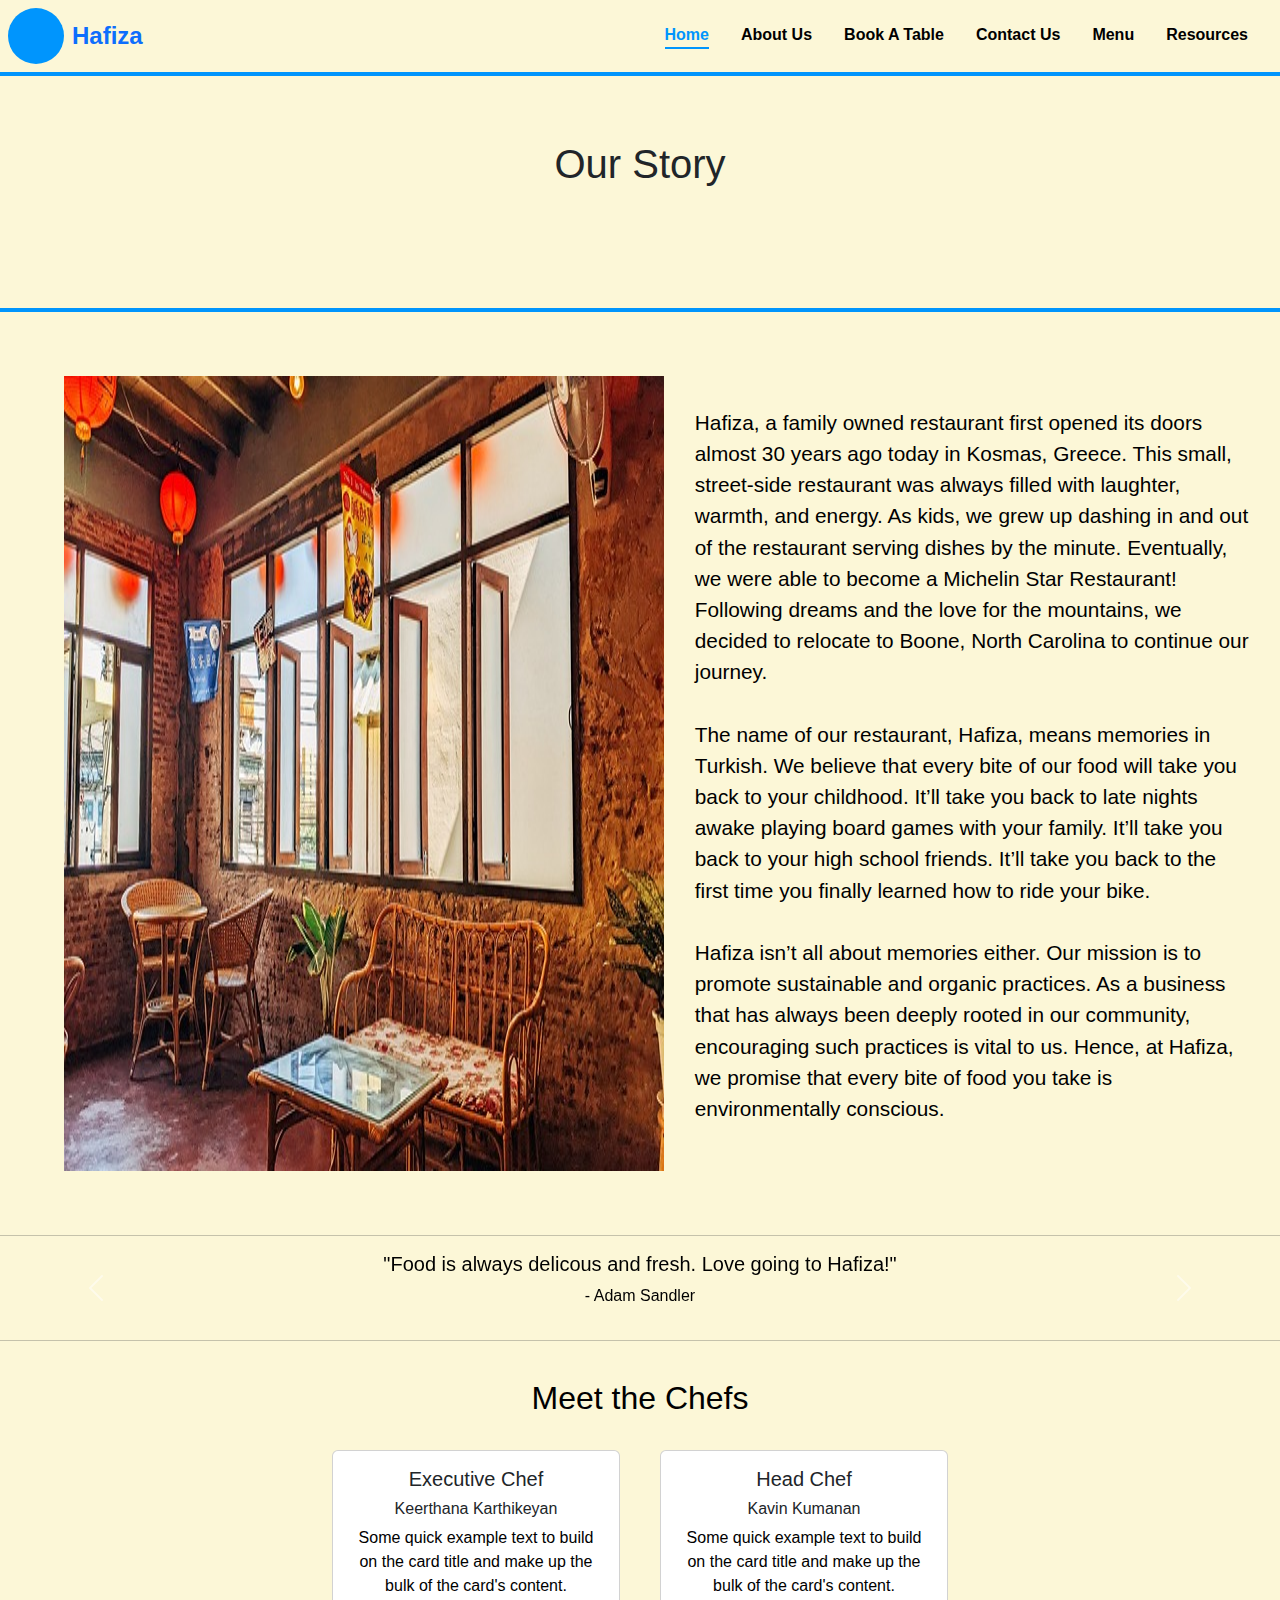
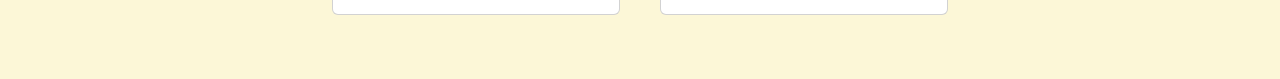
<file: aboutus.html>
<!DOCTYPE html>
<html lang="en">

<head>
    <meta charset="UTF-8">
    <meta name="viewport" content="width=device-width, initial-scale=1.0">
    <title>Document</title>

    <!doctype html>
    <html lang="en">
    <link href="https://cdn.jsdelivr.net/npm/bootstrap@5.3.3/dist/css/bootstrap.min.css" rel="stylesheet"
        integrity="sha384-QWTKZyjpPEjISv5WaRU9OFeRpok6YctnYmDr5pNlyT2bRjXh0JMhjY6hW+ALEwIH" crossorigin="anonymous">
    <link rel="stylesheet" href="css/aboutus.css">
    <link rel="stylesheet" href="css/styles2.css">
    <link rel="stylesheet" href="css/home.css">
</head>

<body>
  <header>
    <nav>
        <div class="logo">
            <a href="index.html" class="logo-img-link">
                <img class="logo-img" src="images/hafiza.png" alt="">
            </a>
            <a href="index.html" class="logo-name">Hafiza</a>
        </div>
        <ul class="nav-list">
            <li class="nav-list-item  navbar-active">
                <a href="index.html" class="nav-link">
                    Home
                </a>
            </li>
            <li class="nav-list-item">
                <a href="aboutus.html" class="nav-link">
                    About Us
                </a>
            </li>
            <li class="nav-list-item">
                <a href="book.html" class="nav-link">
                    Book A Table
                </a>
            </li>
            <li class="nav-list-item">
                <a href="contact.html" class="nav-link">
                    Contact Us
                </a>
            </li>
            <li class="nav-list-item">
                <a href="menu.html" class="nav-link">
                    Menu
                </a>
            </li>
            <li class="nav-list-item">
                <a href="resources.html" class="nav-link">
                    Resources
                </a>
            </li>
        </ul>
    </nav>
</header>
<div class="hamburger" onclick="toggleNavMenu()">
    <i class="fa-solid fa-bars"></i>
</div>
<div class="navmenu" id="navMenu">
    <ul class="navmenu-list">
        <li class="menu-items">
            <p>Kavin Kumanan</p>
            <i class="fa-solid fa-x" onclick="hideNavMenu()"></i>
        </li>
        <li class="menu-items navmenu-active">
            <a href="/index.html" class="menu-links">
                Home
            </a>
        </li>
        <li class="menu-items">
            <a href="/aboutus.html" class="menu-links">
                About Us
            </a>
        </li>
        <li class="menu-items">
            <a href="/book.html" class="menu-links">
                Book A Table
            </a>
        </li>
        <li class="menu-items">
            <a href="/contact.html" class="menu-links">
                Contact Us
            </a>
        </li>
        <li class="menu-items">
            <a href="/menu.html" class="menu-links">
                Menu
            </a>
        </li>
        <li class="menu-items">
            <a href="/resources.html" class="menu-links">
                Resources
            </a>
        </li>
    </ul>
</div>

      <h1 id="about-us-title">Our Story</h1>
    <!-- main content-->
    <div id="aboutUs">
        <img src="images/restaurant.jpg" alt="" id="aboutUsRestaruant">
        <div>
          <p>Hafiza, a family owned restaurant first opened its doors almost 30 years ago today in Kosmas, Greece. This small, street-side restaurant was always filled with laughter, warmth, and energy. As kids, we grew up dashing in and out of the restaurant serving dishes by the minute. Eventually, we were able to become a Michelin Star Restaurant! Following dreams and the love for the mountains, we decided to relocate to Boone, North Carolina to continue our journey. 
            <br>
            <br>
            The name of our restaurant, Hafiza, means memories in Turkish. We believe that every bite of our food will take you back to your childhood. It’ll take you back to late nights awake playing board games with your family. It’ll take you back to your high school friends. It’ll take you back to the first time you finally learned how to ride your bike.
            <br>
            <br>
            Hafiza isn’t all about memories either. Our mission is to promote sustainable and organic practices. As a business that has always been deeply rooted in our community, encouraging such practices is vital to us. Hence, at Hafiza, we promise that every bite of food you take is environmentally conscious. 
        </div>
        

    </div>
    <br>
    <br>
    <hr>

    <div id="carouselExampleAutoplaying" class="carousel slide" data-bs-ride="carousel">
      <div class="carousel-inner">
        <div class="carousel-item" data-bs-interval="3000">
          <div class="carousel-caption d-md-block">
            <h5>Every time I visit Hafiza, I leave smiling thinking about one old memory or another. The food here is no joke! I definitely recommend.</h5>
            <p>- Jane Doe</p>
          </div>
        </div>
        <div class="carousel-item active" data-bs-interval="3000">
          <div class="carousel-caption d-md-block">
            <h5>"Food is always delicous and fresh. Love going to Hafiza!"</h5>
            <p>- Adam Sandler</p>
          </div>
        </div>
        <div class="carousel-item" data-bs-interval="3000">
          <div class="carousel-caption d-md-block">
            <h5>The Mediterranean spelt-stuffed peppers appetizer is to die for!!</h5>
            <p>- Tom Holland</p>
          </div>
        </div>
        <div class="carousel-item" data-bs-interval="3000">
          <div class="carousel-caption d-md-block">
            <h5>My family has been coming here for years...each experience is always better than our last visit...</h5>
            <p>- John Doe</p>
          </div>
        </div>
        
      </div>
      <button class="carousel-control-prev" type="button" data-bs-target="#carouselExampleAutoplaying" data-bs-slide="prev">
        <span class="carousel-control-prev-icon" aria-hidden="true"></span>
        <span class="visually-hidden">Previous</span>
      </button>
      <button class="carousel-control-next" type="button" data-bs-target="#carouselExampleAutoplaying" data-bs-slide="next">
        <span class="carousel-control-next-icon" aria-hidden="true"></span>
        <span class="visually-hidden">Next</span>
      </button>
    </div>

    <hr>
    <!--meet the chefs!-->
    <div id="meetTheChefs">
        <h2>Meet the Chefs</h2>
        <br>
        <div id="chefs">
              <div class="card" style="width: 18rem;">
                <div class="card-body">
                  <h5>Executive Chef</h5>
                  <h6>Keerthana Karthikeyan</h6>
                  <p class="card-text">Some quick example text to build on the card title and make up the bulk of the card's
                    content.</p>
                </div>
              </div>

              <div class="card" style="width: 18rem;">
                <div class="card-body">
                  <h5>Head Chef</h5>
                  <h6>Kavin Kumanan</h6>
                  <p class="card-text">Some quick example text to build on the card title and make up the bulk of the card's
                    content.</p>
                </div>
              </div>

        </div>
        
    </div>
      

    <script src="https://cdn.jsdelivr.net/npm/bootstrap@5.3.3/dist/js/bootstrap.bundle.min.js"
        integrity="sha384-YvpcrYf0tY3lHB60NNkmXc5s9fDVZLESaAA55NDzOxhy9GkcIdslK1eN7N6jIeHz"
        crossorigin="anonymous"></script>

    <script src="https://cdn.jsdelivr.net/npm/@popperjs/core@2.11.8/dist/umd/popper.min.js"
        integrity="sha384-I7E8VVD/ismYTF4hNIPjVp/Zjvgyol6VFvRkX/vR+Vc4jQkC+hVqc2pM8ODewa9r"
        crossorigin="anonymous"></script>
    <script src="https://cdn.jsdelivr.net/npm/bootstrap@5.3.3/dist/js/bootstrap.min.js"
        integrity="sha384-0pUGZvbkm6XF6gxjEnlmuGrJXVbNuzT9qBBavbLwCsOGabYfZo0T0to5eqruptLy"
        crossorigin="anonymous">
      
      function toggleNavMenu() {
        document.getElementById('navMenu').classList.toggle('nav-is-active');
    }

    function hideNavMenu() {
        document.getElementById('navMenu').classList.remove('nav-is-active');
    }
      </script>
</body>

</html>
</file>
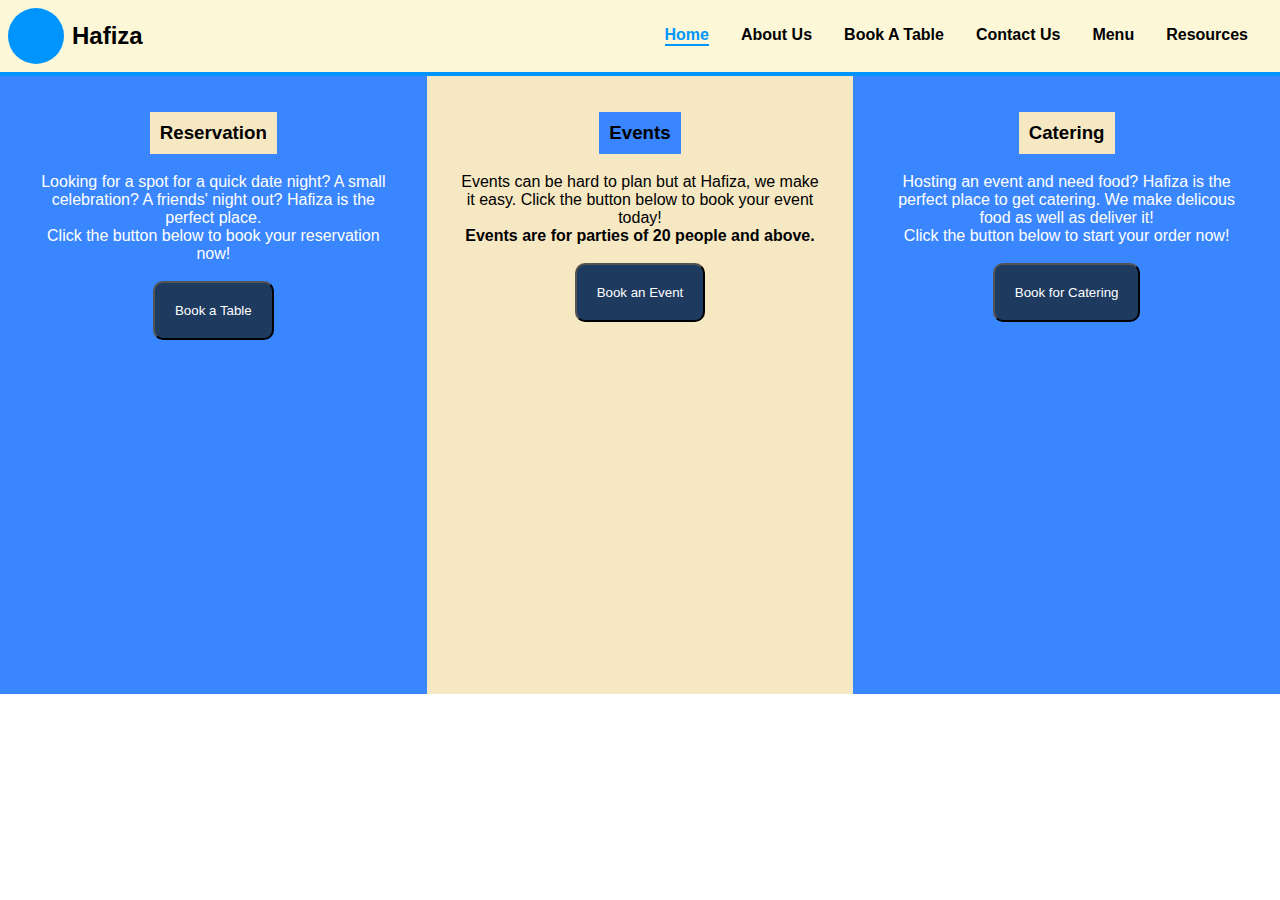
<file: book.html>
<!DOCTYPE html>
<html lang="en">
<head>
    <meta charset="UTF-8">
    <meta name="viewport" content="width=device-width, initial-scale=1.0">
    <title>Book a Table</title>

    <title>Home</title>
    <link rel="stylesheet" href="css/booking.css">
    <link rel="stylesheet" href="css/styles2.css">
    <link rel="stylesheet" href="css/home.css">
    
</head>
<body>
    <header>
        <nav>
            <div class="logo">
                <a href="index.html" class="logo-img-link">
                    <img class="logo-img" src="images/hafiza.png" alt="">
                </a>
                <a href="index.html" class="logo-name">Hafiza</a>
            </div>
            <ul class="nav-list">
                <li class="nav-list-item  navbar-active">
                    <a href="index.html" class="nav-link">
                        Home
                    </a>
                </li>
                <li class="nav-list-item">
                    <a href="aboutus.html" class="nav-link">
                        About Us
                    </a>
                </li>
                <li class="nav-list-item">
                    <a href="book.html" class="nav-link">
                        Book A Table
                    </a>
                </li>
                <li class="nav-list-item">
                    <a href="contact.html" class="nav-link">
                        Contact Us
                    </a>
                </li>
                <li class="nav-list-item">
                    <a href="menu.html" class="nav-link">
                        Menu
                    </a>
                </li>
                <li class="nav-list-item">
                    <a href="resources.html" class="nav-link">
                        Resources
                    </a>
                </li>
            </ul>
        </nav>
    </header>
    <div class="hamburger" onclick="toggleNavMenu()">
        <i class="fa-solid fa-bars"></i>
    </div>
    <div class="navmenu" id="navMenu">
        <ul class="navmenu-list">
            <li class="menu-items">
                <p>Kavin Kumanan</p>
                <i class="fa-solid fa-x" onclick="hideNavMenu()"></i>
            </li>
            <li class="menu-items navmenu-active">
                <a href="/index.html" class="menu-links">
                    Home
                </a>
            </li>
            <li class="menu-items">
                <a href="/aboutus.html" class="menu-links">
                    About Us
                </a>
            </li>
            <li class="menu-items">
                <a href="/book.html" class="menu-links">
                    Book A Table
                </a>
            </li>
            <li class="menu-items">
                <a href="/contact.html" class="menu-links">
                    Contact Us
                </a>
            </li>
            <li class="menu-items">
                <a href="/menu.html" class="menu-links">
                    Menu
                </a>
            </li>
            <li class="menu-items">
                <a href="/resources.html" class="menu-links">
                    Resources
                </a>
            </li>
        </ul>
    </div>
      <div id="booking-elements">
        <div id="reservations">
            <h3>Reservation</h3>
            <p>Looking for a spot for a quick date night? A small celebration? A friends' night out? Hafiza is the perfect place.</p>
            <p>Click the button below to book your reservation now!</p>
            <button type="submit" onclick="openPopup()">Book a Table</button>
        </div>
        <div id="events">
            <h3>Events</h3>
            <p>Events can be hard to plan but at Hafiza, we make it easy. Click the button below to book your event today!</p>
            <p><strong>Events are for parties of 20 people and above.</strong></p>
            <button type="submit" onclick="openPopupEvents()">Book an Event</button>
        </div>
        <div id="catering">
            <h3>Catering</h3>
            <p>Hosting an event and need food? Hafiza is the perfect place to get catering. We make delicous food as well as deliver it!</p>
            <p>Click the button below to start your order now!</p>
            <button type="submit" onclick="openPopupCatering()">Book for Catering</button>
        </div>
      </div>
      <div class="container">
        <div class="popup-catering" id="popup">
            <h2>Reservation Details</h2>
            <div class="input-group mb-3">
              <input type="text" class="form-control" placeholder="Reservation Name" aria-label="reservation-name" aria-describedby="basic-addon1">
            </div>
            
            <div class="input-group mb-3">
              <input type="tel" class="form-control" placeholder="Reservation Contact Number" aria-label="Reservation Contact Number" aria-describedby="basic-addon2">
          
            </div>
            <label for="datetime-picker">Select a date and time: </label>
            <input type="datetime-local" id="datetime-picker">

            <label for="">Additional Comments: </label>
            <div class="input-group">
              
              <textarea class="form-control" aria-label="With textarea"></textarea>
            </div>
            <button type="button" onclick="closePopup()">OK</button>
        </div>
      </div>

      <div class="container">
        <div class="popup-catering" id="popup-events">
            <h2>Event Details</h2>
            <div class="input-group mb-3">
              <input type="text" class="form-control" placeholder="Event Name" aria-label="event-name" aria-describedby="basic-addon1">
            </div>
            
            <div class="input-group mb-3">
              <input type="tel" class="form-control" placeholder="Event Contact Number" aria-label="Event Contact Number" aria-describedby="basic-addon2">
            </div>

            <div>
                <input type="text" inputmode="numeric" pattern="\d*" id="" placeholder="Amount of guests">
            </div>
            <label for="datetime-picker">Select a date and time: </label>
            <input type="datetime-local" id="datetime-picker">

            <label for="">Additional Comments: </label>
            <div class="input-group">
              
              <textarea class="form-control" aria-label="With textarea"></textarea>
            </div>
            <button type="button" onclick="closePopupEvents()">OK</button>
        </div>
      </div>

      <div class="container">
        <div class="popup-catering" id="popup-catering">
            <h2>Event Details</h2>
            <div class="input-group mb-3">
              <input type="text" class="form-control" placeholder="Event Name" aria-label="event-name" aria-describedby="basic-addon1">
            </div>
            
            <div class="input-group mb-3">
              <input type="tel" class="form-control" placeholder="Event Contact Number" aria-label="Event Contact Number" aria-describedby="basic-addon2">
            </div>

            <div>
                <input type="text" inputmode="numeric" pattern="\d*" id="" placeholder="Amount of guests">
            </div>
            <label for="datetime-picker">Select a date and time: </label>
            <input type="datetime-local" id="datetime-picker">

            <label for="">Additional Comments: </label>
            <div class="input-group">
              
              <textarea class="form-control" aria-label="With textarea"></textarea>
            </div>
            <button type="button" onclick="closePopupCatering()">OK</button>
        </div>
      </div>

      <script>
        let popup = document.getElementById("popup");
        function openPopup(){
            popup.classList.add("open-popup")
        }

        function closePopup(){
            popup.classList.remove("open-popup")
        }

        let popupEvents = document.getElementById("popup-events");
        function openPopupEvents(){
            popupEvents.classList.add("open-popup-events")
        }

        function closePopupEvents(){
            popupEvents.classList.remove("open-popup-events")
        }

        let popupCatering = document.getElementById("popup-catering");
        function openPopupCatering(){
            popupCatering.classList.add("open-popup-catering")
        }

        function closePopupCatering(){
            popupCatering.classList.remove("open-popup-catering")
        }
      </script>
</body>
</html>
</file>
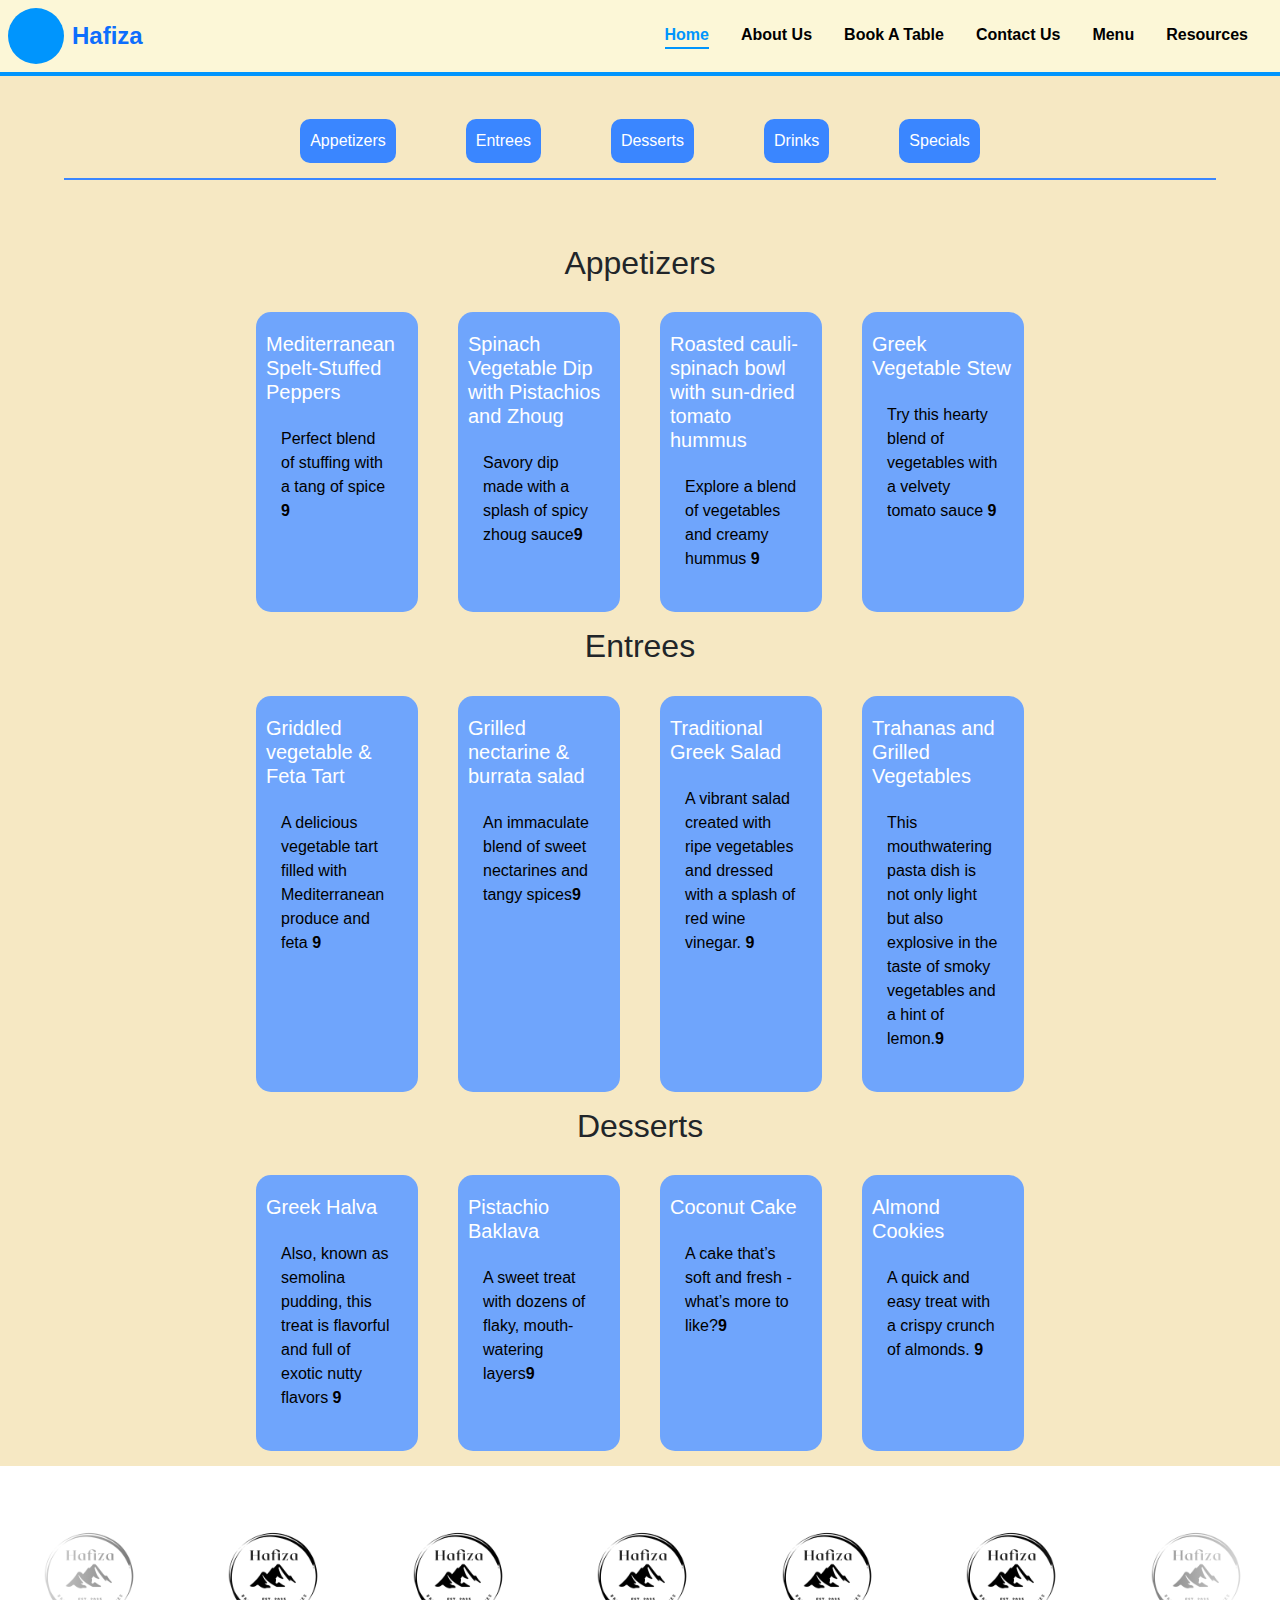
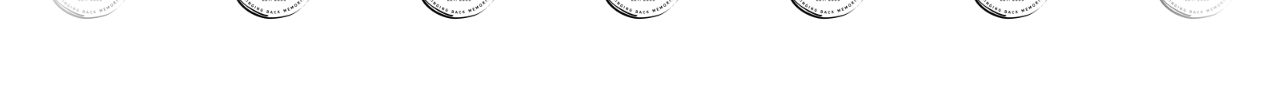
<file: menu.html>
<!DOCTYPE html>
<html lang="en">

<head>
  <meta charset="UTF-8">
  <meta name="viewport" content="width=device-width, initial-scale=1.0">
  <title>Menu</title>

  <!doctype html>
  <html lang="en">
  <link href="https://cdn.jsdelivr.net/npm/bootstrap@5.3.3/dist/css/bootstrap.min.css" rel="stylesheet"
    integrity="sha384-QWTKZyjpPEjISv5WaRU9OFeRpok6YctnYmDr5pNlyT2bRjXh0JMhjY6hW+ALEwIH" crossorigin="anonymous">
  <link rel="stylesheet" href="menu.css">
  <link rel="stylesheet" href="css/styles2.css">


  <link rel="preconnect" href="https://fonts.googleapis.com">
  <link rel="preconnect" href="https://fonts.gstatic.com" crossorigin>
  <link href="https://fonts.googleapis.com/css2?family=Italiana&display=swap" rel="stylesheet">
</head>

<body id="menu">
  <header>
    <nav>
        <div class="logo">
            <a href="index.html" class="logo-img-link">
                <img class="logo-img" src="images/hafiza.png" alt="">
            </a>
            <a href="index.html" class="logo-name">Hafiza</a>
        </div>
        <ul class="nav-list">
            <li class="nav-list-item  navbar-active">
                <a href="index.html" class="nav-link">
                    Home
                </a>
            </li>
            <li class="nav-list-item">
                <a href="aboutus.html" class="nav-link">
                    About Us
                </a>
            </li>
            <li class="nav-list-item">
                <a href="book.html" class="nav-link">
                    Book A Table
                </a>
            </li>
            <li class="nav-list-item">
                <a href="contact.html" class="nav-link">
                    Contact Us
                </a>
            </li>
            <li class="nav-list-item">
                <a href="menu.html" class="nav-link">
                    Menu
                </a>
            </li>
            <li class="nav-list-item">
                <a href="resources.html" class="nav-link">
                    Resources
                </a>
            </li>
        </ul>
    </nav>
</header>
<div class="hamburger" onclick="toggleNavMenu()">
    <i class="fa-solid fa-bars"></i>
</div>
<div class="navmenu" id="navMenu">
    <ul class="navmenu-list">
        <li class="menu-items">
            <p>Kavin Kumanan</p>
            <i class="fa-solid fa-x" onclick="hideNavMenu()"></i>
        </li>
        <li class="menu-items navmenu-active">
            <a href="/index.html" class="menu-links">
                Home
            </a>
        </li>
        <li class="menu-items">
            <a href="/aboutus.html" class="menu-links">
                About Us
            </a>
        </li>
        <li class="menu-items">
            <a href="/book.html" class="menu-links">
                Book A Table
            </a>
        </li>
        <li class="menu-items">
            <a href="/contact.html" class="menu-links">
                Contact Us
            </a>
        </li>
        <li class="menu-items">
            <a href="/menu.html" class="menu-links">
                Menu
            </a>
        </li>
        <li class="menu-items">
            <a href="/resources.html" class="menu-links">
                Resources
            </a>
        </li>
    </ul>
</div>
  <!--Buttons to different types-->
  <div id="menu-categories">
    <button><a href="#menu-appetizers">Appetizers</a></button>
    <button><a href="#menu-entrees">Entrees</a></button>
    <button><a href="#menu-desserts">Desserts</a></button>
    <button><a href="#menu-drinks">Drinks</a></button>
    <button><a href="#menu-specials">Specials</a></button>
  </div>


  <h2 class="menu-title" id="menu-appetizers">Appetizers</h2>
  <div class="menu-section">

      <div class="menu-item">
        <h5>Mediterranean Spelt-Stuffed Peppers
        </h5>
        <div class="content">
          <p>Perfect blend of stuffing with a tang of spice <b>9</b></p>
        </div>
      </div>
      <div class="menu-item">
        <h5>Spinach Vegetable Dip with Pistachios and Zhoug</h5>
        <div class="content">
          <p>Savory dip made with a splash of spicy zhoug sauce<b>9</b></p>
        </div>
      </div>


      <div class="menu-item">
        <h5>Roasted cauli-spinach bowl with sun-dried tomato hummus</h5>
        <div class="content">
          <p>Explore a blend of vegetables and creamy hummus <b>9</b></p>
        </div>
      </div>
      <div class="menu-item">
        <h5>Greek Vegetable Stew</h5>
        <div class="content">
          <p>Try this hearty blend of vegetables with a velvety tomato sauce <b>9</b></p>
        </div>

    </div>

  </div>

  <h2 class="menu-title">Entrees</h2>
  <div class="menu-section">

      <div class="menu-item">
        <h5>Griddled vegetable & Feta Tart
        </h5>
        <div class="content">
          <p>A delicious vegetable tart filled with Mediterranean produce and feta <b>9</b></p>
        </div>
      </div>
      <div class="menu-item">
        <h5>Grilled nectarine & burrata salad</h5>
        <div class="content">
          <p>An immaculate blend of sweet nectarines and tangy spices<b>9</b></p>
        </div>
      </div>
      <div class="menu-item">
        <h5>Traditional Greek Salad</h5>
        <div class="content">
          <p>A vibrant salad created with ripe vegetables and dressed with a splash of red wine vinegar. <b>9</b></p>
        </div>
      </div>

      <div class="menu-item">
        <h5>Trahanas and Grilled Vegetables</h5>
        <div class="content">
          <p>This mouthwatering pasta dish is not only light but also explosive in the taste of smoky vegetables and a
            hint of lemon.<b>9</b></p>
        </div>
      </div>

    </div>


  <h2 class="menu-title">Desserts</h2>
  <div class="menu-section">


      <div class="menu-item">
        <h5>Greek Halva
        </h5>
        <div class="content">
          <p>Also, known as semolina pudding, this treat is flavorful and full of exotic nutty flavors
            <b>9</b>
          </p>
        </div>
      </div>
      <div class="menu-item">
        <h5>Pistachio Baklava</h5>
        <div class="content">
          <p>A sweet treat with dozens of flaky, mouth-watering layers<b>9</b></p>
        </div>
      </div>


      <div class="menu-item">
        <h5>Coconut Cake</h5>
        <div class="content">
          <p>A cake that’s soft and fresh - what’s more to like?<b>9</b></p>
        </div>
      </div>
      <div class="menu-item">
        <h5>Almond Cookies</h5>
        <div class="content">
          <p>A quick and easy treat with a crispy crunch of almonds.
            <b>9</b>
          </p>
        </div>
      </div>


  </div>

  <div class="logos">
    <div class="logos-slide">
      <img src="images/hafiza.png" alt="Hafiza Circular Logo with a Mountain Symbol">
      <img src="images/hafiza.png" alt="Hafiza Circular Logo with a Mountain Symbol">
      <img src="images/hafiza.png" alt="Hafiza Circular Logo with a Mountain Symbol">
      <img src="images/hafiza.png" alt="Hafiza Circular Logo with a Mountain Symbol">
      <img src="images/hafiza.png" alt="Hafiza Circular Logo with a Mountain Symbol">
      <img src="images/hafiza.png" alt="Hafiza Circular Logo with a Mountain Symbol">
      <img src="images/hafiza.png" alt="Hafiza Circular Logo with a Mountain Symbol">
      <img src="images/hafiza.png" alt="Hafiza Circular Logo with a Mountain Symbol">
    </div>

    <div class="logos-slide">
      <img src="images/hafiza.png" alt="Hafiza Circular Logo with a Mountain Symbol">
      <img src="images/hafiza.png" alt="Hafiza Circular Logo with a Mountain Symbol">
      <img src="images/hafiza.png" alt="Hafiza Circular Logo with a Mountain Symbol">
      <img src="images/hafiza.png" alt="Hafiza Circular Logo with a Mountain Symbol">
      <img src="images/hafiza.png" alt="Hafiza Circular Logo with a Mountain Symbol">
      <img src="images/hafiza.png" alt="Hafiza Circular Logo with a Mountain Symbol">
      <img src="images/hafiza.png" alt="Hafiza Circular Logo with a Mountain Symbol">
      <img src="images/hafiza.png" alt="Hafiza Circular Logo with a Mountain Symbol">
    </div>
  </div>


  </div>




  <script src="https://cdn.jsdelivr.net/npm/bootstrap@5.3.3/dist/js/bootstrap.bundle.min.js"
    integrity="sha384-YvpcrYf0tY3lHB60NNkmXc5s9fDVZLESaAA55NDzOxhy9GkcIdslK1eN7N6jIeHz"
    crossorigin="anonymous"></script>

  <script src="https://cdn.jsdelivr.net/npm/@popperjs/core@2.11.8/dist/umd/popper.min.js"
    integrity="sha384-I7E8VVD/ismYTF4hNIPjVp/Zjvgyol6VFvRkX/vR+Vc4jQkC+hVqc2pM8ODewa9r"
    crossorigin="anonymous"></script>
  <script src="https://cdn.jsdelivr.net/npm/bootstrap@5.3.3/dist/js/bootstrap.min.js"
    integrity="sha384-0pUGZvbkm6XF6gxjEnlmuGrJXVbNuzT9qBBavbLwCsOGabYfZo0T0to5eqruptLy" crossorigin="anonymous">

      function toggleNavMenu() {
        document.getElementById('navMenu').classList.toggle('nav-is-active');
      }

      function hideNavMenu() {
        document.getElementById('navMenu').classList.remove('nav-is-active');
      }

    </script>
</body>

</html>
</file>
<file: css/aboutus.css>
/*-----About Us Styles-----*/
body{
    background-color: #fcf7d7;
}
#about-us-title{
    margin-top: 20px;
    text-align: center;
}
#aboutUs{
    display: flex;
    flex-direction: row;
    margin-top: 5%;
}

#aboutUs p{
    padding: 5%;
    font-size: 1.3em;
}

#aboutUs img{
    margin-left: 5%;
}

#meetTheChefs{
    margin-top: 3%;
    text-align: center;
}

#chefs{
    display: flex;
    flex-direction: row;
    justify-content:center;
    gap: 40px;
    margin-bottom: 5%;
}

.carousel-caption{
    position: static;
    color: black;
    margin: 0;
    padding: 0;
}

#chefs div:hover{
    box-shadow: 10px 10px #3A86FF;
    
}

@media screen and (max-width: 800px) and (min-width: 400px)  {
    #aboutUs{
        display: flex;
    flex-direction: column;
    margin-top: 5%;
    }

    #chefs{
        display: flex;
        flex-direction: column;
        justify-content:center;
        align-items: center;
        gap: 40px;
        margin-bottom: 5%;
    }
}
</file>
<file: css/styles2.css>
/* For my header to practice changing the theme - Going to move this stuff to styles to css */

* {
    box-sizing: border-box;
    margin: 0;
    padding: 0;
    font-family: 'Open-Sans', sans-serif;
    color: black;
}

h1 {
    background-color:#fcf7d7;
    border-bottom:#0095fd 4px solid;
    display: block;
    margin-top: 4.5rem;
    padding: 7.5rem 0;
    text-align: center;
    /* background-color:#fcf7d7; */
}

span.underline {
    border-bottom: 4px #0095fd solid;
}

h3 {
    font-weight: bold;
    /* border: 2px black solid; */
    margin-bottom: 0.5rem;
    display: block;
}

h3 {
    display: inline-block;
    border-bottom: 2p #0095fd solid;
}

.mainbody {
    display: grid;
    grid-template-columns: 1fr;
}

/* Navbar */

header {
    /* border: 2px yellowgreen dashed; */
    background-color: #fcf7d7;
    backdrop-filter: blur(0.2rem);
    position: fixed;
    width: 100%;
    top: 0;
    z-index: 999;
    border-bottom: 4px #0095fd solid;
}

nav {
    display: flex;
    justify-content: space-between;
    /* border: 2px blueviolet dotted; */
    align-items: center;
}

.hamburger {
    display: none;
}

.logo a img {
    border-radius: 50%;
    height: 3.5rem;
    width: 3.5rem;
    margin: 0.5rem;
    display: none;
}

.logo {
   display: flex;
   align-items: center;
}

a.logo-img-link {
    width: 3.5rem;
    height: 3.5rem;
    display: inline-block;
    background-color: #0095fd;
    border-radius: 50%;
    margin: 0.5rem;
}

a.logo-name {
    font-size: 1.5rem;
    text-decoration: none;
    font-weight: bold;
}

ul.nav-list {
    list-style-type: none;
    display: flex;
    justify-content: flex-end;
    align-items: center;
    /* border: 2px green solid; */
    margin: 0 1rem;
}

li.nav-list-item {
    margin: 0rem 1rem;
    padding: 0.25rem 0;
    /* border: 2px yellow solid; */
}

a.nav-link{
    text-decoration: none;
    font-weight: bold;
    color: black;
}

li.navbar-active a.nav-link {
    color: #0095fd;
}

a.nav-link:hover {
    color: #0095fd;
    /* border-bottom: 2px #CE1211 solid; */
}

.links {
    color: yellow;
}

a.nav-link::after {
    content: '';
    display: block;
    width: 0;
    height: 2px;
    background: #0095fd;
    transition: width .2s ease-in;
}

a.nav-link:hover::after {
    width: 100%;
  }

li.navbar-active a.nav-link::after {
    content: '';
    display: block;
    width: 100%;
    height: 2px;
    background: #0095fd;
}

#navMenu.nav-is-active {
    right: 0;
}

ul.navmenu-list {
    list-style-type: none;
    display: flex;
    flex-direction: column;

}

.navmenu {
    position: fixed;
    z-index: 1000;
    background-color: rgba(0, 149, 253, 0.9);
    backdrop-filter: blur(0.1rem);
    height: 100%;
    top: 0;
    right: -20rem;
    transition: .6s ease-in-out;
    border-left: 4px black solid;
}

li.menu-items:first-child {
    display: flex;
    justify-content: space-between;
    background-color:#fcf7d7;
    padding: 1rem;
    font-weight: bold;
    font-size: 1.25rem;
    margin: 0;
    border-bottom: 2px black solid;
}

li.menu-items {
    border-bottom: 0.5px black solid;
    padding: 1rem;
}

a.menu-links {
    text-decoration: none;
    font-weight: bold;
    color: black;
    /* border: 2px yellow solid; */
    /* padding: 0 0.5rem; */
}

a.menu-links i.for-navmenu {
    color: #cac4ce;
}

li.navmenu-active a.menu-links {
    color: black;
    border-left: 4px black solid;
    padding: 0.5rem;
    font-size: 1.25rem;
}

li.navmenu-active a i.for-navmenu {
    color: black;
    font-size: 1.25rem;
}

@media screen and (max-width: 800px) and (min-width: 400px) {

    .mainbody {
        margin-top: 0rem;
    }

    h1 {
        padding: 5rem 0;
    }

    header {
        all: unset;
        width: 100%;
        position: fixed;
        top: 0;
        background-color:#fcf7d7;
        display: flex;
        /* backdrop-filter: blur(0); */
        border-bottom: 4px #0095fd solid;
    }

    .hamburger {
        display: grid;
        place-items: center;
        position: fixed;
        top: 1rem;
        right: 0.75rem;
        width: 2.5rem;
        height: 2.5rem;
        background-color:#fcf7d7;
        backdrop-filter: blur(0.1rem);
        border-radius: 50%;
    }

    i.fa-bars {
        color: black;
    }

    ul.nav-list {
        display: none;
    }

    .navmenu {
        width: 20rem;
        backdrop-filter: blur(0.2rem);
    }
}

@media screen and (max-width: 400px) {

    h1 {
        padding: 2.5rem 0;
    }

    .mainbody {
        margin-top: 0rem;
    }

    header {
        all: unset;
        width: 100%;
        top: 0;
        position: fixed;
        background-color:url('img/beachbg.jpeg');
        display: flex;
        /* backdrop-filter: blur(0); */
        border-bottom: 4px #0095fd solid;
        gap: 10px;
        justify-content: space-between;
    }

    .hamburger {
        display: grid;
        place-items: center;
        position: fixed;
        top: 1rem;
        right: 0.75rem;
        width: 2.5rem;
        height: 2.5rem;
        background-color:#fcf7d7;
        backdrop-filter: blur(0.1rem);
        border-radius: 50%;
    }

    i.fa-bars {
        color: black;
    }

    ul.nav-list {
        display: none;
    }

    .navmenu {
        width: 100%;
        right: -400px;
        transition: .6s ease-in-out;
        backdrop-filter: blur(0.2rem);
        border: none;
    }
}
</file>
<file: css/home.css>
.intro {
    display: grid;
    grid-template-columns: 4fr 6fr;
    row-gap: 1rem;
    column-gap: 1rem;
    grid-template-areas:
        "img writing";
    background-color: #fcf7d7;
}

.special-dishes {
    background-color: #e2dec1;
    display: grid;
    grid-template-columns: 1fr 1fr 1fr;
    column-gap: 1rem;
}

.dish {
    display: flex;
    flex-direction: column;
    text-align: center;
    margin: 0 auto 0.5rem auto 0;
}

.dishimg {
    height: 300px;
    background-color: #fcf7d7;
    margin-bottom: 1rem;
}

.reserve {
    background-color: #fcf7d7;
    display: flex;
    justify-content: space-around;
}

a.button {
    text-decoration: none;
    display: inline-block;
    background-color: #0095fd;
    border-radius: 1rem;
    padding: 1rem;
    color: #fcf7d7;
    font-weight: bold;
}

.section {
    /* border: 2px red solid; */
    padding: 1rem;
}

.about-image {
    grid-area: img;
    /* margin-left: 10%; */
}

.about-section {
    grid-area: writing;
    font-weight: 200;
   /* border: 2px black solid; */
}

@media screen and (max-width: 800px) and (min-width: 400px) {
    .about-image {
        grid-area: img;
        /* margin-left: 10%; */
        width: 20%;
    }
}

@media screen and (max-width: 400px) {

    .about-image {
        grid-area: img;
        /* margin-left: 10%; */
        width: 150px;
    }

    .special-dishes {
        grid-template-columns: 1fr;
        grid-template-areas:
            "dish"
            "dish"
            "dish";
    }

    .dish {
        grid-area: dish;
    }
}
</file>
<file: css/booking.css>
/*-----Booking Styles-----*/
#booking-elements{
    display: flex;
    flex-direction: row;
    justify-content: space-evenly;
    height: 100%;
    margin-top: 5%;
}

#booking-elements div{
    width: 33.33%;
    padding: 30px;
    text-align: center;
    height: 70vh;
}

#booking-elements h3{
    margin-top: 5%;
    padding: 10px;
    margin-bottom: 5%;
}

#reservations{
    background-color: #3A86FF;
}
#reservations h3{
    /* background-color: #70b3e3; */
    background-color: #F6E8C3;
}

#reservations p{
    /* background-color: #70b3e3; */
    color: white;
}

#reservations button:hover{
    border-color: #F6E8C3;
    border-width: 5px;
}

#reservations button:focus{
    outline: none;
}

#events{
    background-color: #F6E8C3;
}

#events h3{
    background-color: #3A86FF;
}

#events button:hover{
    border-color: #3A86FF;
    border-width: 5px;
}

#events button:focus{
    outline: none;
}

#catering{
    background-color: #3A86FF;
}
#catering h3{
    /* background-color: #70b3e3; */
    background-color: #F6E8C3;
}

#catering p{
    /* background-color: #70b3e3; */
    color: white;
}

#catering button:hover{
    border-color: #F6E8C3;
    border-width: 5px;
}

#catering button:focus{
    outline: none;
}

#booking-elements button{
    background-color:#1E3A5F;
    color: white;
    margin-top: 5%;
    padding: 20px;
    border-radius: 10px;
    cursor: pointer;
}

.container{
    width: 100%;
    height: 100%;
    display: flex;
    align-items: center;
    justify-content: center;
}

.popup-catering, .popup-events, .popup{
    width: 800px;
    background-color: #1E3A5F;
    border-radius: 6px;
    position: absolute;
    top: 0;
    left: 50%;
    transform: translate(-50%, -50%) scale(0.1);
    text-align: center;
    padding: 0 30px 30px;
    color: white;
    visibility: hidden;
    transition: transform 0.4s, top 0.4s;
    display: flex;
    flex-direction: column;
    gap: 15px;
    align-items: center;
}


.popup #datetime-picker{
    width: 50%;
}

.open-popup{
    visibility: visible;
    top: 50%;
    transform: translate(-50%, -50%) scale(1);
}

input{
    padding: 10px;
    border-radius: 10px;
}

.open-popup-events{
    visibility: visible;
    top: 50%;
    transform: translate(-50%, -50%) scale(1);
}

.open-popup-catering{
    visibility: visible;
    top: 50%;
    transform: translate(-50%, -50%) scale(1);
}

.popup, .popup-events, .popup-catering h2{
    font-size: 38px;
    font-weight: 500;
    margin: 30px 0 10px;
    color: #F6E8C3;
}

.popup, .popup-events, .popup-catering label{
    color: #F6E8C3;

}

.popup, .popup-events, .popup-catering button{
    width: 100%;
    margin-top: 50px;
    padding: 10px 0;
    background-color: #F6E8C3;
    color: #1E3A5F;
    outline: none;
    font-size:18px;
    border-radius: 4px;
    cursor: pointer;
}
</file>
<file: menu.css>
/*-----Menu Styles-----*/

#menu{
    background-color: #F6E8C3;
    margin: 0;
    min-height: 100vh;
}

#menu-categories{
    padding-top: 40px;
    display: flex;
    flex-direction: row;
    justify-content: center;
    text-align: center;
    margin: 5%;
    gap: 40px;
    border-bottom: 2px solid #3A86FF;
}

#menu-categories a{
    
    text-decoration: none;
    color: white;
    
}

#menu-categories button{
    margin: 15px;
    background-color: #3A86FF;
    color: white;
    padding: 10px;
    border-radius: 10px;
    outline: none;
    border: 3px #3A86FF;
}

#menu-categories a:hover{
    text-decoration: none;
    color:black;
}

#menu-categories button:hover{
    text-decoration: none;
    outline: none;
    background-color: #F6E8C3;
    border: 3px #3A86FF solid;
    color: black;
}

.menu-section{
    display: flex;
    flex-direction: row;
    justify-content: center;
    margin-left: 20%;
    margin-right: 20%;
    gap: 40px;
}

.menu-title{
    text-align: center;
    margin-bottom: 30px;
}

.menu-section .menu-item{
    width: 300px;
    border-radius: 20px;
    background-color: #6fa5fc;
    transition: transform 0.5s ease-in-out, transform 0.5s ease-in-out;
    color: white;
    padding: 10px;
    border-radius: 15px;
    margin-bottom: 15px;
    display: flex;
    flex-direction: column;
    align-items: flex-start;
}

.menu-section .menu-item:hover{
    transform: scale(1.2);
}    


.menu-section .menu-item h5{
    margin-top: 10px;
    color: white;
}

.menu-section .menu-item .content{
    position: relative;
    padding: 15px;
}

@keyframes slide {
    from {
        transform: translateX(0 -100%); /*-----starts from 0 and goes to the left 100%-----*/

    }

    to{
        transform: translateX(-100%);
    }
}
.logos{
    padding: 60px 0;
    background-color: white;
    position: relative;
    overflow: hidden;
    white-space: nowrap;
}

.logos:before, .logos:after{
    position: absolute;
    top: 0;
    width: 250px;
    height: 100%;
    content: "";
    z-index: 2;
}

.logos:before{
    left: 0;
    background: linear-gradient(to left, rgb(255,255,255, 0), white  );
}

.logos:after{
    right: 0;
    background: linear-gradient(to right, rgb(255,255,255, 0), white  );
}
.logos-slide{
display: inline-block;
    animation: 20s slide infinite linear;
}
.logos-slide img{
    height: 100px;
    margin: 0 40px;
}

@media screen and (max-width: 800px) and (min-width: 400px) {

    nav{
        position: fixed;
    }

    #menu-categories{
        display: none;

    }

    #menu-appetizers{
        margin-top: 60px;
    }
    .menu-section{
        display: flex;
        flex-direction: column;
        justify-content: center;
        align-items: center;
        gap: 0px;

    }

    .menu-section .menu-item{
        width: 80%;
        border-radius: 20px;
        background-color: #6fa5fc;
        transition: transform 0.5s ease-in-out, transform 0.5s ease-in-out;
        color: white;
        padding: 10px;
        border-radius: 15px;
        margin-bottom: 15px;
        z-index: 1;
    }

    .menu-section .menu-item .content{
        position: relative;
        z-index: 1;
    }

    .logos{
        width: 100%;
        white-space: nowrap;
        overflow: hidden;
        padding: 60px 0;
    }
}

@media screen and (max-width: 400px) {

    
}
</file>
